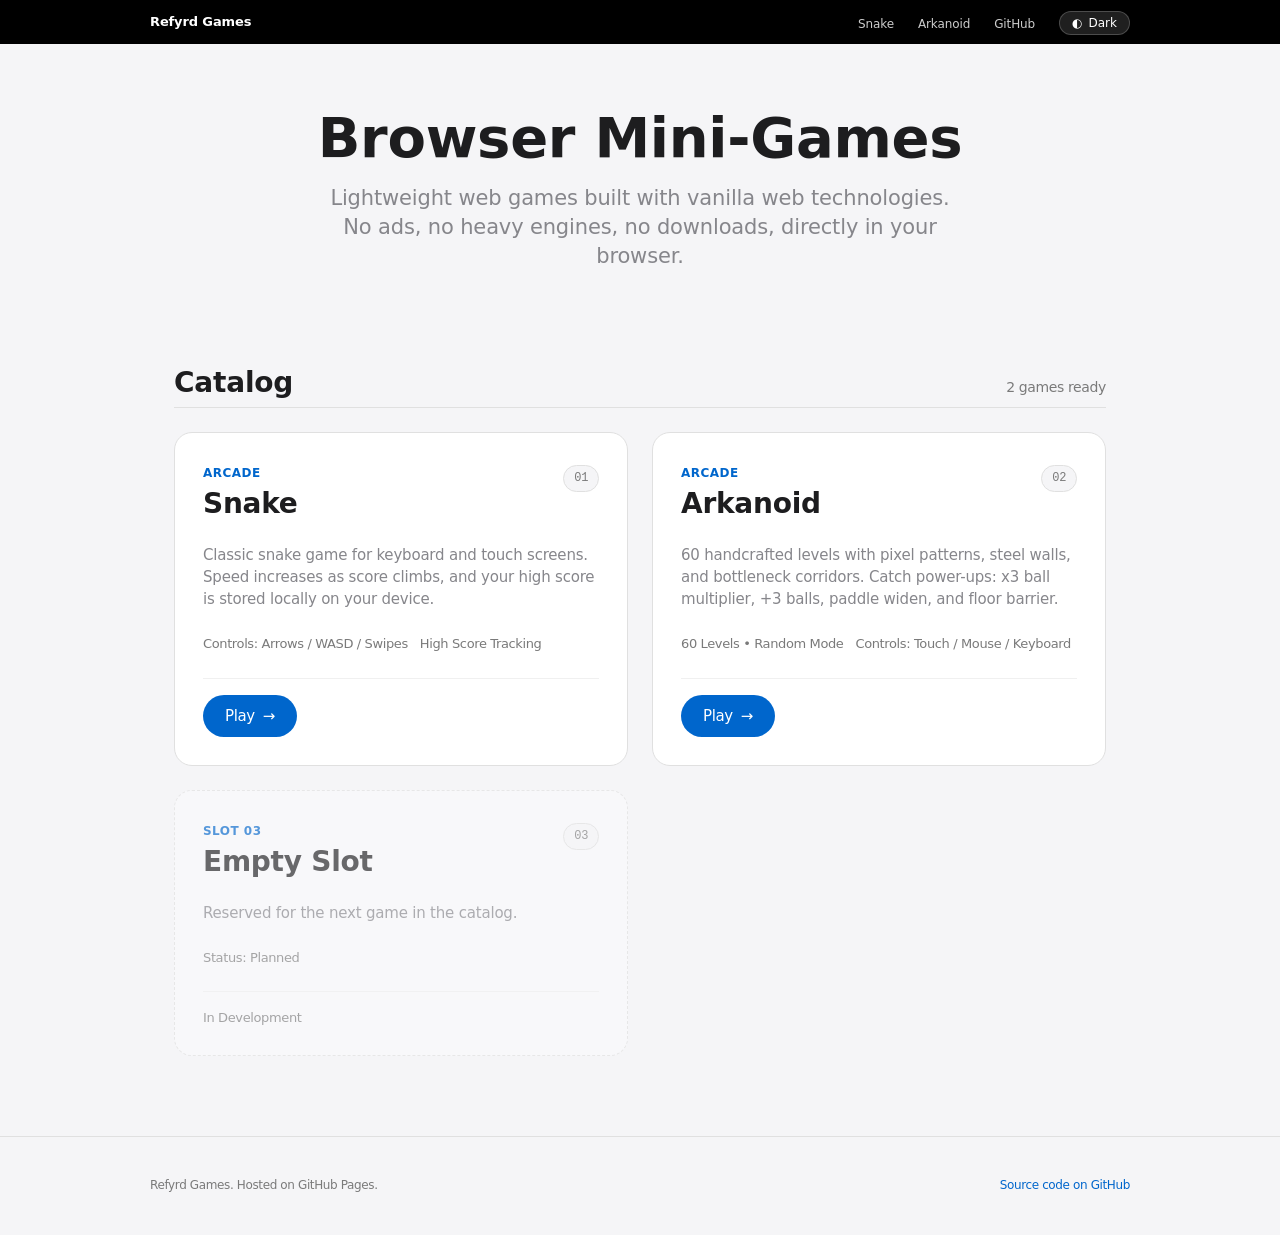
<file: index.html>
<!DOCTYPE html>
<html lang="en">
<head>
  <meta charset="UTF-8">
  <meta name="viewport" content="width=device-width, initial-scale=1.0">
  <title>Refyrd Games // Mini-Games Hub</title>
  <meta name="description" content="A collection of lightweight browser mini-games hosted on GitHub Pages.">
  <link rel="stylesheet" href="css/main.css">
  <script src="js/theme.js"></script>
</head>
<body>
  <!-- Apple Global Nav Bar (44px) -->
  <nav class="global-nav" aria-label="Global Navigation">
    <div class="global-nav-inner">
      <a href="./" class="global-nav-brand">
        <span>Refyrd Games</span>
      </a>
      <ul class="global-nav-links">
        <li><a href="snake/" class="global-nav-link">Snake</a></li>
        <li><a href="arkanoid/" class="global-nav-link">Arkanoid</a></li>
        <li><a href="https://github.com/Refyrd/Refyrd.github.io" target="_blank" rel="noopener noreferrer" class="global-nav-link">GitHub</a></li>
        <li>
          <button id="theme-toggle" class="nav-theme-btn" type="button" aria-label="Toggle dark mode">
            <span id="theme-icon" aria-hidden="true">◐</span>
            <span id="theme-text">Dark</span>
          </button>
        </li>
      </ul>
    </div>
  </nav>

  <div class="site-container">
    <!-- Header -->
    <header class="site-header">
      <h1 class="site-title">Browser Mini-Games</h1>
      <p class="site-subtitle">
        Lightweight web games built with vanilla web technologies. No ads, no heavy engines, no downloads, directly in your browser.
      </p>
    </header>

    <!-- Games Grid Section -->
    <main class="games-section" aria-label="Available games list">
      <div class="section-title-row">
        <h2 class="section-title">Catalog</h2>
        <span class="section-count">2 games ready</span>
      </div>

      <div class="games-grid">
        <!-- Game Card: Snake -->
        <article class="game-card">
          <div class="card-header">
            <div class="card-title-group">
              <span class="card-genre">Arcade</span>
              <h3 class="card-title">Snake</h3>
            </div>
            <span class="card-slot-badge">01</span>
          </div>

          <p class="card-desc">
            Classic snake game for keyboard and touch screens. Speed increases as score climbs, and your high score is stored locally on your device.
          </p>

          <div class="card-meta-list">
            <span class="card-meta-item">Controls: Arrows / WASD / Swipes</span>
            <span class="card-meta-item">High Score Tracking</span>
          </div>

          <div class="card-footer">
            <a href="snake/" class="btn-play">
              <span>Play</span>
              <span aria-hidden="true">→</span>
            </a>
          </div>
        </article>

        <!-- Game Card: Arkanoid -->
        <article class="game-card">
          <div class="card-header">
            <div class="card-title-group">
              <span class="card-genre">Arcade</span>
              <h3 class="card-title">Arkanoid</h3>
            </div>
            <span class="card-slot-badge">02</span>
          </div>

          <p class="card-desc">
            60 handcrafted levels with pixel patterns, steel walls, and bottleneck corridors. Catch power-ups: x3 ball multiplier, +3 balls, paddle widen, and floor barrier.
          </p>

          <div class="card-meta-list">
            <span class="card-meta-item">60 Levels • Random Mode</span>
            <span class="card-meta-item">Controls: Touch / Mouse / Keyboard</span>
          </div>

          <div class="card-footer">
            <a href="arkanoid/" class="btn-play">
              <span>Play</span>
              <span aria-hidden="true">→</span>
            </a>
          </div>
        </article>

        <!-- Placeholder Card: Slot 03 -->
        <article class="game-card card-disabled">
          <div class="card-header">
            <div class="card-title-group">
              <span class="card-genre">Slot 03</span>
              <h3 class="card-title">Empty Slot</h3>
            </div>
            <span class="card-slot-badge">03</span>
          </div>

          <p class="card-desc">
            Reserved for the next game in the catalog.
          </p>

          <div class="card-meta-list">
            <span class="card-meta-item">Status: Planned</span>
          </div>

          <div class="card-footer">
            <span class="badge-pending">In Development</span>
          </div>
        </article>
      </div>
    </main>
  </div>

  <!-- Footer -->
  <footer class="site-footer">
    <div class="site-footer-inner">
      <p class="footer-copy">Refyrd Games. Hosted on GitHub Pages.</p>
      <div class="footer-links">
        <a href="https://github.com/Refyrd/Refyrd.github.io" target="_blank" rel="noopener noreferrer" class="footer-link">
          Source code on GitHub
        </a>
      </div>
    </div>
  </footer>
</body>
</html>
</file>
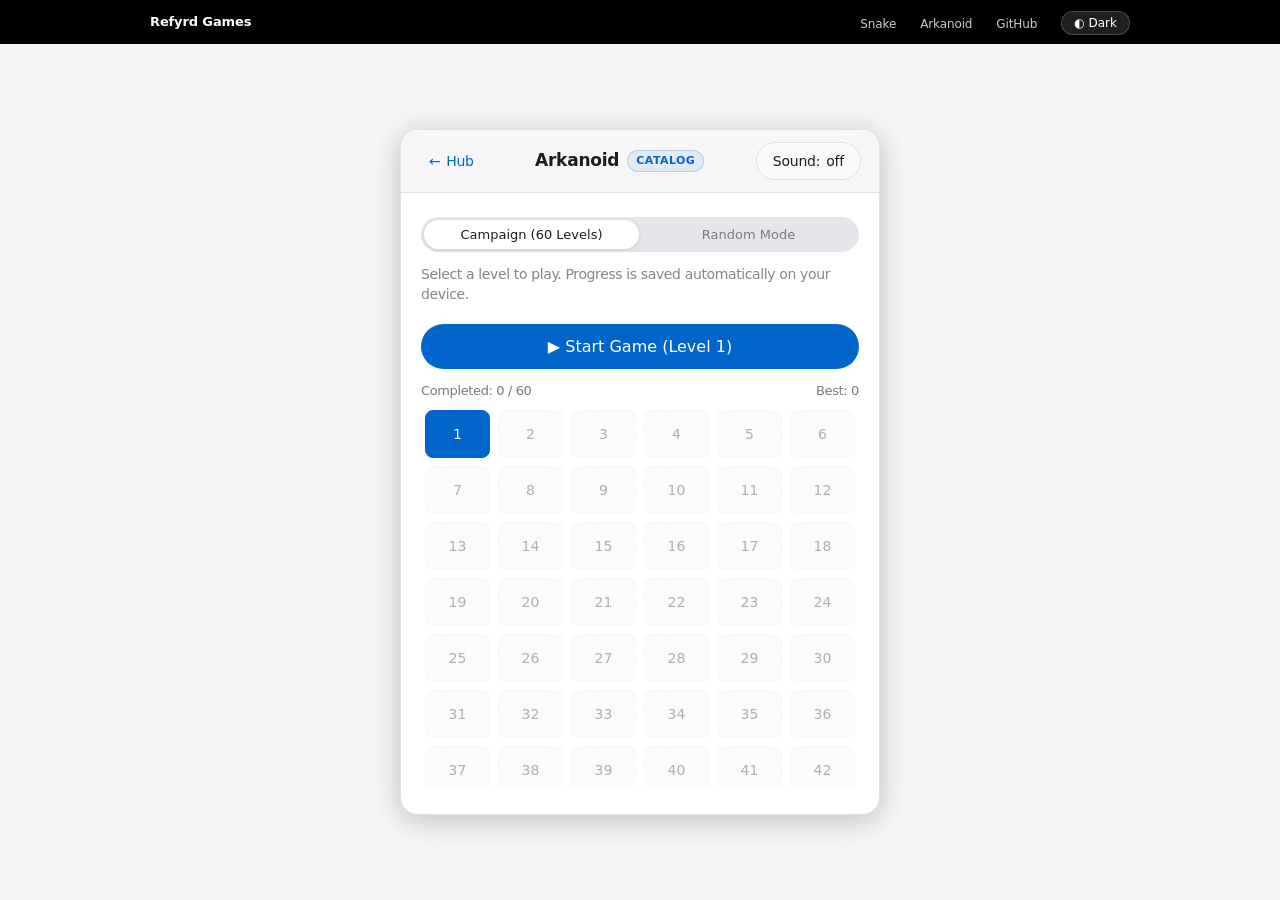
<file: arkanoid/index.html>
<!DOCTYPE html>
<html lang="en">
<head>
  <meta charset="UTF-8">
  <meta name="viewport" content="width=device-width, initial-scale=1.0, maximum-scale=5.0">
  <title>Arkanoid // Refyrd Games</title>
  <meta name="description" content="Arkanoid with 60 levels, random procedural mode, power-ups, and saved progress.">
  <link rel="stylesheet" href="../css/main.css">
  <link rel="stylesheet" href="arkanoid.css">
  <script src="../js/theme.js"></script>
</head>
<body class="game-page-body">
  <!-- Apple Global Nav Bar (44px) -->
  <nav class="global-nav" aria-label="Global Navigation">
    <div class="global-nav-inner">
      <a href="../" class="global-nav-brand">
        <span>Refyrd Games</span>
      </a>
      <ul class="global-nav-links">
        <li><a href="../snake/" class="global-nav-link">Snake</a></li>
        <li><a href="../arkanoid/" class="global-nav-link">Arkanoid</a></li>
        <li><a href="https://github.com/Refyrd/Refyrd.github.io" target="_blank" rel="noopener noreferrer" class="global-nav-link">GitHub</a></li>
        <li><button class="nav-theme-btn" id="nav-theme-toggle" type="button" aria-label="Toggle theme">◐ Dark</button></li>
      </ul>
    </div>
  </nav>

  <div class="game-page-main">
    <div class="game-layout">
    <!-- Top Navigation Bar -->
    <header class="game-nav-header">
      <div class="nav-left-group">
        <a href="../" class="nav-back-link" id="link-to-hub">
          <span aria-hidden="true">←</span>
          <span>Hub</span>
        </a>
        <button id="btn-to-levels" class="nav-back-link hidden" type="button">
          <span aria-hidden="true">☰</span>
          <span>Levels</span>
        </button>
      </div>

      <div class="game-nav-meta">
        <h1 class="game-nav-title" id="page-title">Arkanoid</h1>
        <span class="game-nav-badge" id="level-indicator">Catalog</span>
        <span id="debug-badge" class="debug-indicator hidden">CHEAT ACTIVE</span>
      </div>

      <div class="game-nav-actions">
        <button id="sound-toggle" class="btn-ctrl" type="button" aria-label="Sound" aria-pressed="false">
          Sound: <span id="sound-status">off</span>
        </button>
      </div>
    </header>

    <!-- VIEW 1: Level Select Menu Screen -->
    <section id="level-select-view" class="level-select-container" aria-label="Arkanoid level select">
      <div class="level-select-header">
        <div class="mode-tabs">
          <button id="tab-campaign" class="tab-btn active" type="button">Campaign (60 Levels)</button>
          <button id="tab-random" class="tab-btn" type="button">Random Mode</button>
        </div>
        <p class="level-select-subtitle" id="mode-desc">
          Select a level to play. Progress is saved automatically on your device.
        </p>
      </div>

      <!-- Campaign Mode: 60 Levels Grid -->
      <div id="campaign-panel" class="campaign-panel">
        <div class="campaign-quick-launch">
          <button id="btn-play-campaign" class="btn-play btn-play-large" type="button">
            <span id="play-campaign-text">▶ Start Game (Level 1)</span>
          </button>
        </div>

        <div class="progress-stats-row">
          <span id="progress-text">Completed: 0 / 60</span>
          <span id="stars-text">Best: 0</span>
        </div>
        <div class="levels-grid" id="levels-grid" role="list">
          <!-- Populated by JavaScript (Levels 1 to 60) -->
        </div>
      </div>

      <!-- Random Mode Panel -->
      <div id="random-panel" class="random-panel hidden">
        <div class="random-card">
          <span class="random-badge">ENDLESS MODE</span>
          <h2 class="random-title">Random Level</h2>
          <p class="random-desc">
            Every new game builds a structured symmetric level with balanced difficulty based on one of 20 geometric silhouettes and 10 color palettes.
          </p>
          <button id="btn-start-random" class="btn-play" type="button">
            <span>Launch Random Level</span>
            <span aria-hidden="true">→</span>
          </button>
        </div>
      </div>
    </section>

    <!-- VIEW 2: Active Gameplay Screen -->
    <main id="game-view" class="game-board-wrapper hidden">
      <!-- Score & Status Panel -->
      <div class="game-status-panel">
        <div class="score-box">
          <span class="score-label">Score</span>
          <div class="score-row">
            <span class="score-digit" id="score-display">000</span>
            <span id="multiplier-badge" class="multiplier-badge hidden">x3</span>
          </div>
        </div>

        <div class="score-box">
          <span class="score-label">Lives</span>
          <div class="lives-indicator" id="lives-display" aria-label="Remaining lives">
            <span class="life-pip active"></span>
            <span class="life-pip active"></span>
            <span class="life-pip active"></span>
          </div>
        </div>

        <div class="score-box">
          <span class="score-label">Best</span>
          <span class="score-digit highlight" id="best-display">000</span>
        </div>

        <div class="game-quick-actions">
          <button id="btn-pause" class="btn-ctrl" type="button" title="Pause (click 10 times for debug menu)">Pause</button>
          <button id="btn-restart" class="btn-ctrl btn-accent" type="button">Restart</button>
        </div>
      </div>

      <!-- Playfield Screen -->
      <div class="canvas-screen-box">
        <canvas id="game-canvas" width="400" height="460" aria-label="Arkanoid game playfield" tabindex="0"></canvas>

        <!-- Overlay Dialog (Ready / Pause / Game Over / Victory) -->
        <div id="game-overlay" class="game-overlay hidden" aria-live="polite">
          <div class="overlay-dialog">
            <h2 class="overlay-heading" id="overlay-heading">Arkanoid</h2>
            <p class="overlay-desc" id="overlay-desc">Drag with touch or mouse across the screen to bounce the ball.</p>
            <div class="overlay-buttons-group">
              <button id="overlay-btn" class="btn-ctrl btn-primary-action" type="button">Launch Ball</button>
              <button id="overlay-next-level-btn" class="btn-ctrl btn-accent hidden" type="button">Next Level</button>
              <button id="overlay-levels-btn" class="btn-ctrl hidden" type="button">Level Select</button>
            </div>
          </div>
        </div>
      </div>

      <!-- Active Powerups Bar -->
      <div class="active-powerups-bar" id="active-powerups-bar">
        <span id="badge-barrier" class="buff-chip hidden">BARRIER: <b id="timer-barrier">12s</b></span>
        <span id="badge-widen" class="buff-chip hidden">WIDE PADDLE: <b id="timer-widen">18s</b></span>
        <span id="badge-mult" class="buff-chip hidden">x3 SCORE: <b id="timer-mult">15s</b></span>
      </div>

      <!-- Controls Guide -->
      <footer class="game-controls-footer">
        <div class="controls-hint-row">
          <span class="controls-hint-item">Drag with finger or mouse to steer paddle</span>
          <span class="controls-hint-item"><kbd>A</kbd><kbd>D</kbd> / <kbd>Arrows</kbd></span>
          <span class="controls-hint-item"><kbd>Space</kbd> launch / pause</span>
        </div>
      </footer>
    </main>

    <!-- Draggable Debug Window (10 clicks on Pause button) -->
    <div id="debug-modal" class="debug-window hidden" aria-live="polite">
      <div class="debug-window-header" id="debug-drag-handle">
        <div class="debug-window-title">
          <span class="debug-drag-icon" aria-hidden="true">⠿</span>
          <span>Debug Menu</span>
        </div>
        <button id="dbg-close" class="debug-close-btn" type="button" aria-label="Close">✕</button>
      </div>
      <div class="debug-window-body">
        <p class="overlay-desc debug-warning">
          Actions in debug mode disable high score recording.
        </p>
        <div class="debug-actions-grid">
          <button id="dbg-unlock-all" class="btn-ctrl" type="button">Unlock all 60 levels</button>
          <button id="dbg-drop-multiball" class="btn-ctrl" type="button">Spawn +3 Balls</button>
          <button id="dbg-drop-barrier" class="btn-ctrl" type="button">Spawn Floor Barrier</button>
          <button id="dbg-drop-widen" class="btn-ctrl" type="button">Spawn Paddle Expander</button>
          <button id="dbg-drop-x3" class="btn-ctrl" type="button">Triple Balls (x3)</button>
          <button id="dbg-clear-bricks" class="btn-ctrl" type="button">Leave 2 Bricks</button>
          <button id="dbg-win" class="btn-ctrl btn-accent" type="button">Trigger Victory</button>
        </div>
      </div>
    </div>
    </div>
  </div>

  <script src="arkanoid.js"></script>
</body>
</html>
</file>
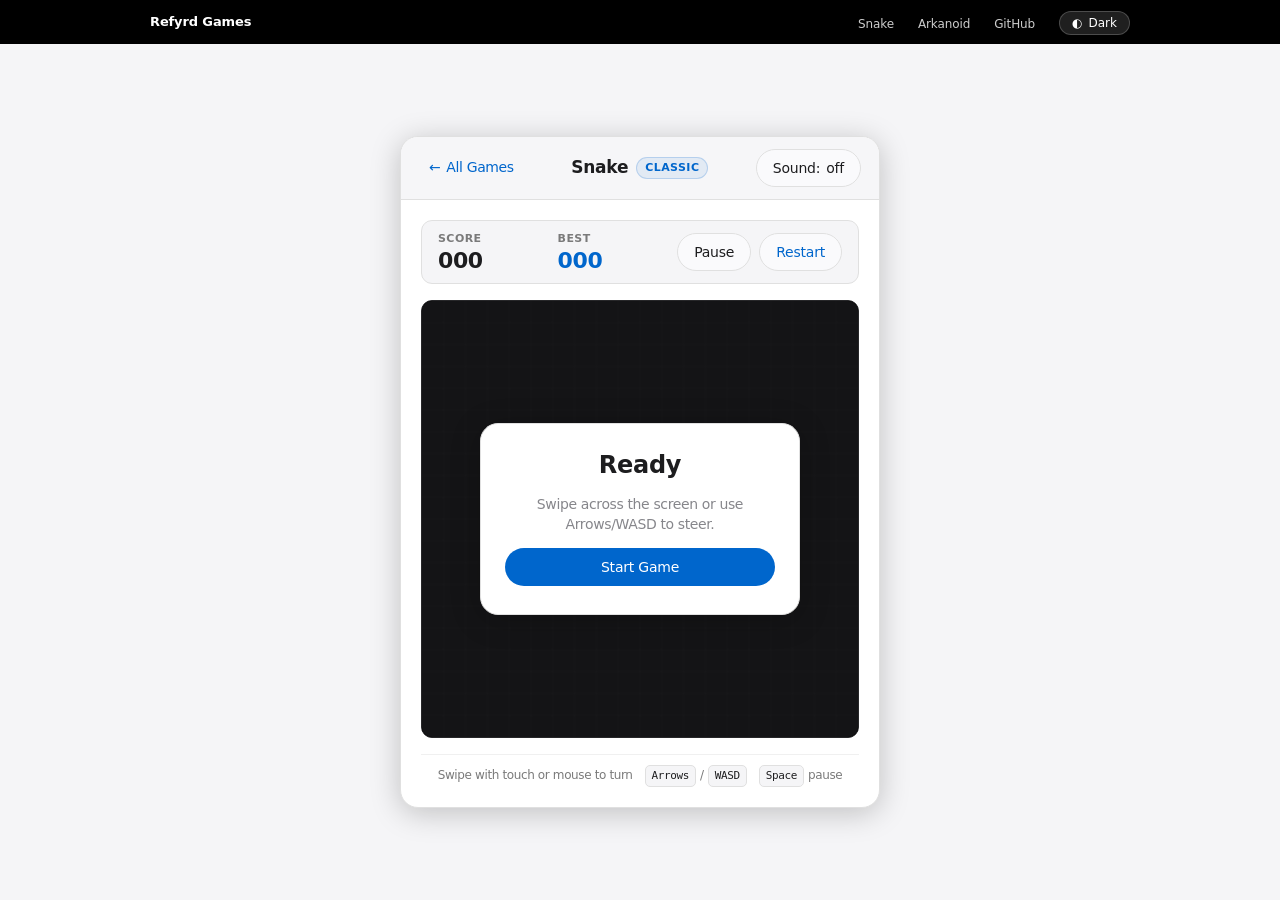
<file: snake/index.html>
<!DOCTYPE html>
<html lang="en">
<head>
  <meta charset="UTF-8">
  <meta name="viewport" content="width=device-width, initial-scale=1.0, maximum-scale=5.0">
  <title>Snake // Refyrd Games</title>
  <meta name="description" content="Classic snake game with responsive swipe and keyboard controls.">
  <link rel="stylesheet" href="../css/main.css">
  <link rel="stylesheet" href="snake.css">
  <script src="../js/theme.js"></script>
</head>
<body class="game-page-body">
  <!-- Apple Global Nav Bar (44px) -->
  <nav class="global-nav" aria-label="Global Navigation">
    <div class="global-nav-inner">
      <a href="../" class="global-nav-brand">
        <span>Refyrd Games</span>
      </a>
      <ul class="global-nav-links">
        <li><a href="../snake/" class="global-nav-link">Snake</a></li>
        <li><a href="../arkanoid/" class="global-nav-link">Arkanoid</a></li>
        <li><a href="https://github.com/Refyrd/Refyrd.github.io" target="_blank" rel="noopener noreferrer" class="global-nav-link">GitHub</a></li>
        <li>
          <button class="nav-theme-btn" type="button" aria-label="Toggle dark mode">
            <span id="theme-icon" aria-hidden="true">◐</span>
            <span id="theme-text">Dark</span>
          </button>
        </li>
      </ul>
    </div>
  </nav>

  <div class="game-page-main">
    <div class="game-layout">
    <!-- Top Navigation Bar -->
    <header class="game-nav-header">
      <a href="../" class="nav-back-link">
        <span aria-hidden="true">←</span>
        <span>All Games</span>
      </a>

      <div class="game-nav-meta">
        <h1 class="game-nav-title">Snake</h1>
        <span class="game-nav-badge">Classic</span>
        <span id="debug-badge" class="debug-indicator hidden">CHEAT ACTIVE</span>
      </div>

      <div class="game-nav-actions">
        <button id="sound-toggle" class="btn-ctrl" type="button" aria-label="Sound" aria-pressed="false">
          Sound: <span id="sound-status">off</span>
        </button>
      </div>
    </header>

    <!-- Main Game Board Container -->
    <main class="game-board-wrapper">
      <!-- Score & Status Bar -->
      <div class="game-status-panel">
        <div class="score-box">
          <span class="score-label">Score</span>
          <span class="score-digit" id="score-display">000</span>
        </div>

        <div class="score-box">
          <span class="score-label">Best</span>
          <span class="score-digit highlight" id="best-display">000</span>
        </div>

        <div class="game-quick-actions">
          <button id="btn-pause" class="btn-ctrl" type="button" title="Pause (click 10 times for debug menu)">Pause</button>
          <button id="btn-restart" class="btn-ctrl btn-accent" type="button">Restart</button>
        </div>
      </div>

      <!-- Playfield Screen -->
      <div class="canvas-screen-box">
        <canvas id="game-canvas" width="400" height="400" aria-label="Snake game playfield" tabindex="0"></canvas>

        <!-- Overlay Dialog (Pause / Game Over / Victory) -->
        <div id="game-overlay" class="game-overlay hidden" aria-live="polite">
          <div class="overlay-dialog">
            <h2 class="overlay-heading" id="overlay-heading">Paused</h2>
            <p class="overlay-desc" id="overlay-desc">Press Space or the button below to resume the game.</p>
            <button id="overlay-btn" class="btn-ctrl btn-primary-action" type="button">Resume</button>
          </div>
        </div>
      </div>

      <!-- Draggable Debug Window (10 clicks on Pause button) -->
      <div id="debug-modal" class="debug-window hidden" aria-live="polite">
        <div class="debug-window-header" id="debug-drag-handle">
          <div class="debug-window-title">
            <span class="debug-drag-icon" aria-hidden="true">⠿</span>
            <span>Debug Menu</span>
          </div>
          <button id="dbg-close" class="debug-close-btn" type="button" aria-label="Close">✕</button>
        </div>
        <div class="debug-window-body">
          <p class="overlay-desc debug-warning">
            Actions in debug mode disable high score recording.
          </p>
          <div class="debug-actions-grid">
            <button id="dbg-add-length" class="btn-ctrl" type="button">+5 Snake Length</button>
            <button id="dbg-sound-eat" class="btn-ctrl" type="button">Test Sound (Eat)</button>
            <button id="dbg-sound-hit" class="btn-ctrl" type="button">Test Sound (Hit)</button>
            <button id="dbg-win" class="btn-ctrl btn-accent" type="button">Trigger Victory</button>
            <button id="dbg-gameover" class="btn-ctrl" type="button">Trigger Game Over</button>
          </div>
        </div>
      </div>

      <!-- Controls Guide -->
      <footer class="game-controls-footer">
        <div class="controls-hint-row">
          <span class="controls-hint-item">Swipe with touch or mouse to turn</span>
          <span class="controls-hint-item"><kbd>Arrows</kbd> / <kbd>WASD</kbd></span>
          <span class="controls-hint-item"><kbd>Space</kbd> pause</span>
        </div>
      </footer>
    </main>
    </div>
  </div>

  <script src="snake.js"></script>
</body>
</html>
</file>
<file: css/main.css>
/* ==========================================================================
   Apple Design System // Refyrd Games Hub
   Reference: .AI/DESIGN.md (Apple-design-analysis)
   ========================================================================== */

:root {
  /* Colors: Brand & Accent */
  --color-primary: #0066cc;          /* Action Blue: single interactive color */
  --color-primary-focus: #0071e3;    /* Focus ring blue */
  --color-primary-on-dark: #2997ff;  /* Sky link blue for dark tiles */

  /* Colors: Surfaces & Canvases */
  --color-canvas: #ffffff;           /* Pure white canvas */
  --color-canvas-parchment: #f5f5f7; /* Signature Apple off-white parchment */
  --color-surface-pearl: #fafafc;    /* Pearl surface for secondary buttons */
  --color-surface-hover: #f0f0f2;    /* Button hover surface */
  --color-surface-tile-1: #272729;   /* Near-black product tile */
  --color-surface-tile-2: #2a2a2c;   /* Slightly lighter dark tile */
  --color-surface-tile-3: #252527;   /* Bottom stack dark tile */
  --color-surface-black: #000000;    /* Pure black (global nav, video frames) */
  --color-surface-chip-translucent: rgba(210, 210, 215, 0.64);
  --color-card-disabled-bg: #fafafc;
  --color-frosted-nav: rgba(245, 245, 247, 0.88);
  --color-badge-bg: rgba(0, 102, 204, 0.08);
  --color-badge-border: rgba(0, 102, 204, 0.2);
  --color-nav-hover: rgba(0, 102, 204, 0.08);
  --color-tab-bg: #e5e5ea;
  --color-tab-active-bg: #ffffff;
  --color-tab-active-shadow: 0 1px 4px rgba(0, 0, 0, 0.12);
  --color-pip-inactive: #e5e5ea;
  --color-pip-border: #d1d1d6;
  --color-pip-active: #ff3b30;
  --color-pip-glow: rgba(255, 59, 48, 0.35);

  /* Colors: Typography & Ink */
  --color-ink: #1d1d1f;              /* Near-black ink for headlines & body */
  --color-body: #1d1d1f;             /* Paragraph text on light canvas */
  --color-body-on-dark: #ffffff;     /* Body on dark tiles */
  --color-body-muted: #86868b;       /* Secondary body / muted text */
  --color-ink-muted-80: #333333;     /* Muted body on pearl */
  --color-ink-muted-48: #7a7a7a;     /* Fine-print / disabled / legal */

  /* Colors: Hairlines & Dividers */
  --color-divider-soft: #f0f0f0;     /* Soft ring divider */
  --color-hairline: #e0e0e0;         /* 1px hairline border on utility cards */
  --color-hairline-hover: #d2d2d7;   /* Clean light hover border */
  --color-hairline-subtle: rgba(0, 0, 0, 0.08);

  /* Shapes & Radii */
  --radius-none: 0px;
  --radius-xs: 5px;
  --radius-sm: 8px;
  --radius-md: 11px;
  --radius-lg: 18px;                 /* Store utility cards (18px) */
  --radius-pill: 9999px;             /* Signature Apple pill CTAs */
  --radius-full: 9999px;

  /* Spacing Scale (8px baseline) */
  --spacing-xxs: 4px;
  --spacing-xs: 8px;
  --spacing-sm: 12px;
  --spacing-md: 17px;
  --spacing-lg: 24px;
  --spacing-xl: 32px;
  --spacing-xxl: 48px;
  --spacing-section: 80px;

  /* Typography Stacks */
  --font-display: "SF Pro Display", system-ui, -apple-system, BlinkMacSystemFont, "Segoe UI", Roboto, sans-serif;
  --font-text: "SF Pro Text", system-ui, -apple-system, BlinkMacSystemFont, "Segoe UI", Roboto, sans-serif;
  --font-mono: "SF Mono", "Segoe UI Mono", Menlo, Consolas, monospace;

  /* Elevation: The Single Signature Product Shadow */
  --shadow-product: 0 5px 30px rgba(0, 0, 0, 0.22);
  --shadow-card-hover: 0 8px 24px rgba(0, 0, 0, 0.08);

  /* Micro-interactions */
  --transition-fast: 0.15s cubic-bezier(0.25, 0.1, 0.25, 1);
}

/* Apple Dark Theme Specification */
[data-theme="dark"] {
  --color-primary: #2997ff;          /* Sky Link Blue on dark surfaces */
  --color-primary-focus: #0071e3;
  --color-primary-on-dark: #2997ff;

  --color-canvas: #1c1c1e;           /* Apple Dark Card / Surface */
  --color-canvas-parchment: #000000; /* Pure black backdrop */
  --color-surface-pearl: #2c2c2e;    /* Dark pearl button */
  --color-surface-hover: #3a3a3c;    /* Clean dark hover state */
  --color-surface-tile-1: #272729;   /* Near-black product tile */
  --color-surface-tile-2: #2a2a2c;
  --color-surface-tile-3: #252527;
  --color-surface-black: #000000;
  --color-surface-chip-translucent: rgba(255, 255, 255, 0.16);
  --color-card-disabled-bg: #151516; /* Clean dark disabled card background */
  --color-frosted-nav: rgba(28, 28, 30, 0.88); /* Frosted dark subnav header */
  --color-badge-bg: rgba(41, 151, 255, 0.15);
  --color-badge-border: rgba(41, 151, 255, 0.3);
  --color-nav-hover: rgba(41, 151, 255, 0.15);
  --color-tab-bg: #2c2c2e;
  --color-tab-active-bg: #3a3a3c;
  --color-tab-active-shadow: 0 1px 4px rgba(0, 0, 0, 0.4);
  --color-pip-inactive: #2c2c2e;
  --color-pip-border: #3a3a3c;
  --color-pip-active: #ff453a;
  --color-pip-glow: rgba(255, 69, 58, 0.5);

  --color-ink: #ffffff;
  --color-body: #f5f5f7;
  --color-body-on-dark: #ffffff;
  --color-body-muted: #a1a1a6;
  --color-ink-muted-80: #d2d2d7;
  --color-ink-muted-48: #86868b;

  --color-divider-soft: #2c2c2e;
  --color-hairline: #38383a;
  --color-hairline-hover: #545458;   /* Clean dark hover border */
  --color-hairline-subtle: rgba(255, 255, 255, 0.12);

  --shadow-product: 0 8px 32px rgba(0, 0, 0, 0.7);
  --shadow-card-hover: 0 10px 28px rgba(0, 0, 0, 0.5);
}

/* Global utility */
.hidden {
  display: none !important;
}

*, *::before, *::after {
  box-sizing: border-box;
  margin: 0;
  padding: 0;
}

html {
  background-color: var(--color-canvas-parchment);
  color: var(--color-body);
  font-family: var(--font-text);
  font-size: 17px;
  line-height: 1.47;
  letter-spacing: -0.374px;
  -webkit-font-smoothing: antialiased;
  -moz-osx-font-smoothing: grayscale;
}

body {
  background-color: var(--color-canvas-parchment);
  color: var(--color-body);
  min-height: 100vh;
  display: flex;
  flex-direction: column;
}

/* ==========================================================================
   Global Nav Bar (44px, Pure Black)
   ========================================================================== */
.global-nav {
  height: 44px;
  background-color: var(--color-surface-black);
  color: var(--color-body-on-dark);
  display: flex;
  align-items: center;
  justify-content: center;
  padding: 0 24px;
  width: 100%;
  position: sticky;
  top: 0;
  z-index: 100;
}

.global-nav-inner {
  max-width: 980px;
  width: 100%;
  display: flex;
  align-items: center;
  justify-content: space-between;
}

.global-nav-brand {
  display: inline-flex;
  align-items: center;
  gap: 8px;
  color: var(--color-body-on-dark);
  text-decoration: none;
  font-size: 13px;
  font-weight: 600;
  letter-spacing: -0.12px;
  transition: opacity var(--transition-fast);
}

.global-nav-brand:hover {
  opacity: 0.85;
}

.global-nav-brand:focus-visible {
  outline: 2px solid var(--color-primary-focus);
  outline-offset: 2px;
}

.global-nav-links {
  display: flex;
  align-items: center;
  gap: 24px;
  list-style: none;
}

.global-nav-link {
  color: rgba(255, 255, 255, 0.8);
  text-decoration: none;
  font-size: 12px;
  font-weight: 400;
  letter-spacing: -0.12px;
  transition: color var(--transition-fast);
}

.global-nav-link:hover {
  color: #ffffff;
}

.global-nav-link:focus-visible {
  outline: 2px solid var(--color-primary-focus);
  outline-offset: 2px;
}

.nav-theme-btn {
  background-color: rgba(255, 255, 255, 0.12);
  color: var(--color-body-on-dark);
  border: 1px solid rgba(255, 255, 255, 0.2);
  border-radius: var(--radius-pill);
  padding: 4px 12px;
  font-family: var(--font-text);
  font-size: 12px;
  font-weight: 500;
  display: inline-flex;
  align-items: center;
  gap: 6px;
  cursor: pointer;
  transition: background-color var(--transition-fast), transform 0.08s ease;
  user-select: none;
}

.nav-theme-btn:hover {
  background-color: rgba(255, 255, 255, 0.22);
}

.nav-theme-btn:active {
  transform: scale(0.95);
}

.nav-theme-btn:focus-visible {
  outline: 2px solid var(--color-primary-focus);
  outline-offset: 2px;
}

/* ==========================================================================
   Page Container & Main Hub
   ========================================================================== */
.site-container {
  max-width: 980px;
  margin: 0 auto;
  padding: 64px 24px 80px 24px;
  display: flex;
  flex-direction: column;
  gap: 64px;
  width: 100%;
}

/* Hero Section */
.site-header {
  display: flex;
  flex-direction: column;
  align-items: center;
  text-align: center;
  gap: 16px;
  padding-bottom: 32px;
}

.site-title {
  font-family: var(--font-display);
  font-size: 56px;
  font-weight: 600;
  line-height: 1.07;
  letter-spacing: -0.28px;
  color: var(--color-ink);
  max-width: 800px;
}

.site-subtitle {
  font-family: var(--font-text);
  font-size: 21px;
  font-weight: 400;
  line-height: 1.38;
  letter-spacing: -0.15px;
  color: var(--color-body-muted);
  max-width: 640px;
}

/* ==========================================================================
   Games Grid Section
   ========================================================================== */
.games-section {
  display: flex;
  flex-direction: column;
  gap: 24px;
}

.section-title-row {
  display: flex;
  justify-content: space-between;
  align-items: baseline;
  padding-bottom: 8px;
  border-bottom: 1px solid var(--color-hairline);
}

.section-title {
  font-family: var(--font-display);
  font-size: 28px;
  font-weight: 600;
  line-height: 1.14;
  letter-spacing: -0.2px;
  color: var(--color-ink);
}

.section-count {
  font-size: 14px;
  color: var(--color-ink-muted-48);
}

/* 2-Column Store Utility Cards Grid */
.games-grid {
  display: grid;
  grid-template-columns: repeat(auto-fit, minmax(340px, 1fr));
  gap: 24px;
}

/* Store Utility Card (Apple Specification) */
.game-card {
  background-color: var(--color-canvas);
  border: 1px solid var(--color-hairline);
  border-radius: var(--radius-lg);
  padding: 32px 28px 28px 28px;
  display: flex;
  flex-direction: column;
  justify-content: space-between;
  gap: 24px;
  transition: border-color var(--transition-fast), box-shadow var(--transition-fast);
}

.game-card:hover:not(.card-disabled) {
  border-color: var(--color-hairline-hover);
  box-shadow: var(--shadow-card-hover);
}

.card-disabled {
  background-color: var(--color-card-disabled-bg);
  opacity: 0.65;
  border-style: dashed;
}

.card-header {
  display: flex;
  justify-content: space-between;
  align-items: flex-start;
  gap: 12px;
}

.card-title-group {
  display: flex;
  flex-direction: column;
  gap: 6px;
}

.card-genre {
  font-size: 12px;
  font-weight: 600;
  color: var(--color-primary);
  text-transform: uppercase;
  letter-spacing: 0.04em;
}

.card-title {
  font-family: var(--font-display);
  font-size: 28px;
  font-weight: 600;
  line-height: 1.14;
  letter-spacing: -0.25px;
  color: var(--color-ink);
}

.card-slot-badge {
  font-family: var(--font-mono);
  font-size: 12px;
  font-weight: 500;
  color: var(--color-ink-muted-48);
  background-color: var(--color-canvas-parchment);
  border: 1px solid var(--color-hairline);
  padding: 4px 10px;
  border-radius: var(--radius-pill);
}

.card-desc {
  font-family: var(--font-text);
  font-size: 15px;
  font-weight: 400;
  color: var(--color-body-muted);
  line-height: 1.47;
  letter-spacing: -0.2px;
}

.card-meta-list {
  display: flex;
  flex-wrap: wrap;
  gap: 12px;
  font-size: 13px;
  color: var(--color-ink-muted-48);
}

.card-meta-item {
  display: inline-flex;
  align-items: center;
  gap: 6px;
}

.card-footer {
  display: flex;
  justify-content: space-between;
  align-items: center;
  padding-top: 16px;
  border-top: 1px solid var(--color-divider-soft);
}

/* ==========================================================================
   Buttons (Apple Button Grammar)
   ========================================================================== */

/* Primary Action Pill */
.btn-play {
  display: inline-flex;
  align-items: center;
  justify-content: center;
  gap: 8px;
  background-color: var(--color-primary);
  color: #ffffff;
  font-family: var(--font-text);
  font-size: 15px;
  font-weight: 400;
  text-decoration: none;
  padding: 10px 22px;
  border-radius: var(--radius-pill);
  min-height: 40px;
  min-width: 44px;
  border: none;
  cursor: pointer;
  transition: background-color var(--transition-fast), transform 0.08s ease;
  user-select: none;
}

.btn-play:hover {
  background-color: var(--color-primary-focus);
}

.btn-play:active {
  transform: scale(0.95); /* Apple system-wide active micro-interaction */
}

.btn-play:focus-visible {
  outline: 2px solid var(--color-primary-focus);
  outline-offset: 2px;
}

.badge-pending {
  font-size: 13px;
  color: var(--color-ink-muted-48);
  font-style: normal;
}

/* Shared Utility / Control Buttons */
.btn-ctrl {
  background-color: var(--color-surface-pearl);
  color: var(--color-ink);
  border: 1px solid var(--color-hairline);
  border-radius: var(--radius-pill);
  padding: 8px 16px;
  font-family: var(--font-text);
  font-size: 14px;
  font-weight: 400;
  letter-spacing: -0.224px;
  min-height: 38px;
  min-width: 44px;
  cursor: pointer;
  display: inline-flex;
  align-items: center;
  justify-content: center;
  gap: 6px;
  transition: background-color var(--transition-fast), border-color var(--transition-fast), transform 0.08s ease;
  user-select: none;
}

.btn-ctrl:hover:not(:disabled) {
  background-color: var(--color-surface-hover);
  border-color: var(--color-hairline-hover);
  color: var(--color-ink);
}

.btn-ctrl:active:not(:disabled) {
  transform: scale(0.95); /* Apple scale micro-interaction */
}

.btn-ctrl:focus-visible {
  outline: 2px solid var(--color-primary-focus);
  outline-offset: 2px;
}

.btn-ctrl.btn-accent {
  color: var(--color-primary);
  font-weight: 500;
}

.btn-ctrl.btn-primary-action {
  background-color: var(--color-primary);
  color: #ffffff;
  border-color: transparent;
  padding: 10px 24px;
  font-weight: 400;
}

.btn-ctrl.btn-primary-action:hover {
  background-color: var(--color-primary-focus);
}

/* Keyboard hint chip */
kbd {
  background-color: var(--color-canvas-parchment);
  border: 1px solid var(--color-hairline);
  border-radius: var(--radius-xs);
  padding: 2px 6px;
  font-family: var(--font-mono);
  font-size: 11px;
  color: var(--color-ink);
}

/* ==========================================================================
   Footer
   ========================================================================== */
.site-footer {
  margin-top: auto;
  background-color: var(--color-canvas-parchment);
  border-top: 1px solid var(--color-hairline);
  padding: 40px 24px;
  width: 100%;
}

.site-footer-inner {
  max-width: 980px;
  margin: 0 auto;
  display: flex;
  justify-content: space-between;
  align-items: center;
  flex-wrap: wrap;
  gap: 16px;
  font-size: 12px;
  color: var(--color-ink-muted-48);
}

.footer-copy {
  font-size: 12px;
  color: var(--color-ink-muted-48);
}

.footer-links {
  display: flex;
  gap: 20px;
}

.footer-link {
  color: var(--color-primary);
  text-decoration: none;
  font-size: 12px;
  transition: opacity var(--transition-fast);
}

.footer-link:hover {
  text-decoration: underline;
}

.footer-link:focus-visible {
  outline: 2px solid var(--color-primary-focus);
  outline-offset: 2px;
}

/* ==========================================================================
   Responsive Adaptations
   ========================================================================== */
@media (max-width: 735px) {
  .site-container {
    padding: 40px 20px 60px 20px;
    gap: 40px;
  }

  .site-title {
    font-size: 40px;
  }

  .site-subtitle {
    font-size: 18px;
  }

  .games-grid {
    grid-template-columns: 1fr;
  }
}

@media (max-width: 419px) {
  .site-title {
    font-size: 32px;
  }

  .site-subtitle {
    font-size: 16px;
  }
}
</file>
<file: arkanoid/arkanoid.css>
/* ==========================================================================
   Arkanoid Stylesheet // Apple Design System
   Reference: .AI/DESIGN.md (Apple-design-analysis)
   ========================================================================== */

.game-page-body {
  min-height: 100vh;
  display: flex;
  flex-direction: column;
  background-color: var(--color-canvas-parchment);
}

.game-page-main {
  flex: 1;
  display: flex;
  justify-content: center;
  align-items: center;
  padding: 32px 16px;
  width: 100%;
}

.game-layout {
  width: 100%;
  max-width: 480px;
  background-color: var(--color-canvas);
  border: 1px solid var(--color-hairline);
  border-radius: var(--radius-lg);
  box-shadow: var(--shadow-product);
  display: flex;
  flex-direction: column;
  overflow: hidden;
}

/* Apple Frosted Sub-Nav Header */
.game-nav-header {
  display: flex;
  align-items: center;
  justify-content: space-between;
  padding: 12px 18px;
  background-color: var(--color-frosted-nav);
  backdrop-filter: var(--backdrop-frosted);
  -webkit-backdrop-filter: var(--backdrop-frosted);
  border-bottom: 1px solid var(--color-hairline);
}

.nav-left-group {
  display: flex;
  align-items: center;
  gap: 8px;
}

.nav-back-link {
  display: inline-flex;
  align-items: center;
  gap: 6px;
  color: var(--color-primary);
  text-decoration: none;
  font-family: var(--font-text);
  font-size: 14px;
  font-weight: 400;
  padding: 6px 10px;
  border-radius: var(--radius-pill);
  background: none;
  border: none;
  cursor: pointer;
  transition: opacity var(--transition-fast), background-color var(--transition-fast);
}

.nav-back-link:hover {
  background-color: var(--color-nav-hover);
}

.nav-back-link:focus-visible {
  outline: 2px solid var(--color-primary-focus);
  outline-offset: 2px;
}

.nav-back-link.hidden {
  display: none;
}

.game-nav-meta {
  display: flex;
  align-items: center;
  gap: 8px;
}

.game-nav-title {
  font-family: var(--font-display);
  font-size: 17px;
  font-weight: 600;
  letter-spacing: -0.224px;
  color: var(--color-ink);
}

.game-nav-badge {
  font-size: 11px;
  font-weight: 600;
  text-transform: uppercase;
  letter-spacing: 0.04em;
  color: var(--color-primary);
  background-color: var(--color-badge-bg);
  border: 1px solid var(--color-badge-border);
  padding: 2px 8px;
  border-radius: var(--radius-pill);
}

.debug-indicator {
  font-size: 10px;
  font-weight: 600;
  color: #ff3b30;
  background-color: rgba(255, 59, 48, 0.1);
  border: 1px solid rgba(255, 59, 48, 0.25);
  padding: 2px 8px;
  border-radius: var(--radius-pill);
}

.debug-indicator.hidden {
  display: none;
}

/* =========================================
   LEVEL SELECT VIEW
   ========================================= */
.level-select-container {
  padding: 24px 20px 28px 20px;
  display: flex;
  flex-direction: column;
  gap: 20px;
}

.level-select-container.hidden {
  display: none;
}

.level-select-header {
  display: flex;
  flex-direction: column;
  gap: 12px;
}

/* Apple Segmented Control */
.mode-tabs {
  display: flex;
  background-color: var(--color-tab-bg);
  padding: 3px;
  border-radius: var(--radius-pill);
  gap: 2px;
}

.tab-btn {
  flex: 1;
  background: none;
  border: none;
  color: var(--color-ink-muted-48);
  font-family: var(--font-text);
  font-size: 13px;
  font-weight: 500;
  padding: 7px 12px;
  border-radius: var(--radius-pill);
  cursor: pointer;
  transition: background-color var(--transition-fast), color var(--transition-fast), box-shadow var(--transition-fast);
  user-select: none;
}

.tab-btn:hover {
  color: var(--color-ink);
}

.tab-btn.active {
  background-color: var(--color-tab-active-bg);
  color: var(--color-ink);
  box-shadow: var(--color-tab-active-shadow);
}

.level-select-subtitle {
  font-family: var(--font-text);
  font-size: 14px;
  color: var(--color-body-muted);
  line-height: 1.43;
}

.campaign-panel {
  display: flex;
  flex-direction: column;
}

.campaign-panel.hidden {
  display: none !important;
}

.campaign-quick-launch {
  display: flex;
  justify-content: center;
  padding-bottom: 12px;
}

.btn-play-large {
  width: 100%;
  padding: 13px 24px;
  font-size: 16px;
  border-radius: var(--radius-pill);
  cursor: pointer;
  border: none;
}

.progress-stats-row {
  display: flex;
  justify-content: space-between;
  align-items: center;
  font-size: 13px;
  font-family: var(--font-text);
  color: var(--color-ink-muted-48);
  padding-bottom: 6px;
}

/* Levels Grid (60 items) */
.levels-grid {
  display: grid;
  grid-template-columns: repeat(6, 1fr);
  gap: 8px;
  max-height: 380px;
  overflow-y: auto;
  padding: 4px;
  scrollbar-width: thin;
  scrollbar-color: var(--color-hairline) transparent;
}

.level-btn {
  background-color: var(--color-canvas-parchment);
  border: 1px solid var(--color-hairline);
  border-radius: var(--radius-sm);
  height: 48px;
  display: flex;
  flex-direction: column;
  justify-content: center;
  align-items: center;
  gap: 2px;
  cursor: pointer;
  color: var(--color-ink);
  font-family: var(--font-text);
  font-size: 14px;
  font-weight: 500;
  transition: transform 0.08s ease, background-color var(--transition-fast), border-color var(--transition-fast);
  user-select: none;
  position: relative;
}

.level-btn:hover:not(:disabled) {
  background-color: var(--color-surface-hover);
  border-color: var(--color-hairline-hover);
}

.level-btn:active:not(:disabled) {
  transform: scale(0.92);
}

.level-btn.completed {
  border-color: rgba(52, 199, 89, 0.4);
  background-color: rgba(52, 199, 89, 0.08);
  color: #34c759;
}

.level-btn.completed::after {
  content: "✓";
  font-size: 9px;
  position: absolute;
  top: 3px;
  right: 5px;
  color: #34c759;
  font-weight: 700;
}

.level-btn.current {
  background-color: var(--color-primary);
  border-color: var(--color-primary);
  color: #ffffff;
}

.level-btn:disabled {
  opacity: 0.35;
  cursor: not-allowed;
  border-style: dashed;
}

/* Random Mode Card */
.random-panel {
  padding: 16px 0;
}

.random-panel.hidden {
  display: none !important;
}

.random-card {
  background-color: var(--color-canvas-parchment);
  border: 1px solid var(--color-hairline);
  border-radius: var(--radius-lg);
  padding: 32px 24px;
  display: flex;
  flex-direction: column;
  align-items: center;
  text-align: center;
  gap: 14px;
}

.random-badge {
  font-size: 11px;
  font-weight: 600;
  letter-spacing: 0.06em;
  color: var(--color-primary);
  background-color: var(--color-badge-bg);
  border: 1px solid var(--color-badge-border);
  padding: 4px 10px;
  border-radius: var(--radius-pill);
}

.random-title {
  font-family: var(--font-display);
  font-size: 24px;
  font-weight: 600;
  color: var(--color-ink);
  letter-spacing: -0.25px;
}

.random-desc {
  font-family: var(--font-text);
  font-size: 15px;
  color: var(--color-body-muted);
  max-width: 340px;
  line-height: 1.47;
}

/* =========================================
   GAMEPLAY SCREEN VIEW
   ========================================= */
.game-board-wrapper {
  padding: 20px;
  display: flex;
  flex-direction: column;
  gap: 16px;
}

.game-board-wrapper.hidden {
  display: none;
}

/* Status Panel */
.game-status-panel {
  display: flex;
  justify-content: space-between;
  align-items: center;
  gap: 12px;
  background-color: var(--color-canvas-parchment);
  border: 1px solid var(--color-hairline);
  border-radius: var(--radius-md);
  padding: 10px 16px;
}

.score-box {
  display: flex;
  flex-direction: column;
  gap: 2px;
}

.score-row {
  display: flex;
  align-items: center;
  gap: 6px;
}

.score-label {
  font-size: 11px;
  font-weight: 600;
  text-transform: uppercase;
  letter-spacing: 0.04em;
  color: var(--color-ink-muted-48);
}

.score-digit {
  font-family: var(--font-display);
  font-size: 22px;
  font-weight: 600;
  color: var(--color-ink);
  line-height: 1.1;
  font-variant-numeric: tabular-nums;
  transition: transform 0.1s ease;
}

.score-digit.highlight {
  color: var(--color-primary);
}

.score-digit.score-bump {
  transform: scale(1.15);
  color: var(--color-primary-focus);
}

.multiplier-badge {
  font-size: 10px;
  font-weight: 700;
  color: var(--color-primary);
  background-color: var(--color-badge-bg);
  border: 1px solid var(--color-badge-border);
  border-radius: var(--radius-pill);
  padding: 2px 6px;
  line-height: 1;
}

.multiplier-badge.hidden {
  display: none;
}

/* Lives Pips */
.lives-indicator {
  display: flex;
  gap: 5px;
  align-items: center;
  height: 20px;
}

.life-pip {
  width: 14px;
  height: 8px;
  border-radius: 2px;
  background-color: var(--color-pip-inactive);
  border: 1px solid var(--color-pip-border);
  transition: background-color 0.2s ease, border-color 0.2s ease, box-shadow 0.2s ease;
}

.life-pip.active {
  background-color: var(--color-pip-active);
  border-color: var(--color-pip-active);
  box-shadow: 0 0 6px var(--color-pip-glow);
}

.game-quick-actions {
  display: flex;
  gap: 8px;
}

/* Canvas Screen Box (Apple Display Frame) */
.canvas-screen-box {
  position: relative;
  background-color: var(--color-surface-black);
  border: 1px solid var(--color-surface-tile-1);
  border-radius: var(--radius-md);
  overflow: hidden;
  aspect-ratio: 400 / 460;
  width: 100%;
  display: flex;
  justify-content: center;
  align-items: center;
  touch-action: none;
  cursor: ew-resize;
  user-select: none;
}

.canvas-screen-box.shake {
  animation: boardShake 0.18s cubic-bezier(0.36, 0.07, 0.19, 0.97) both;
}

@keyframes boardShake {
  15%, 85% { transform: translate3d(-2px, 0, 0); }
  30%, 70% { transform: translate3d(3px, 0, 0); }
  45%, 60% { transform: translate3d(-3px, 0, 0); }
}

#game-canvas {
  width: 100%;
  height: 100%;
  display: block;
  outline: none;
  touch-action: none;
}

#game-canvas:focus-visible {
  box-shadow: inset 0 0 0 2px var(--color-primary-focus);
}

/* Active Powerups Bar */
.active-powerups-bar {
  display: flex;
  flex-wrap: wrap;
  gap: 6px;
  min-height: 24px;
}

.buff-chip {
  font-family: var(--font-text);
  font-size: 11px;
  font-weight: 500;
  padding: 4px 10px;
  border-radius: var(--radius-pill);
  background-color: var(--color-canvas-parchment);
  border: 1px solid var(--color-hairline);
  color: var(--color-primary);
  display: inline-flex;
  align-items: center;
  gap: 4px;
}

.buff-chip.hidden {
  display: none;
}

/* Frosted Glass Overlay Dialog */
.game-overlay {
  position: absolute;
  inset: 0;
  background-color: rgba(29, 29, 31, 0.72);
  backdrop-filter: var(--backdrop-frosted);
  -webkit-backdrop-filter: var(--backdrop-frosted);
  display: flex;
  justify-content: center;
  align-items: center;
  padding: 16px;
  opacity: 1;
  transition: opacity 0.15s ease, visibility 0.15s ease;
  z-index: 20;
}

.game-overlay.hidden {
  opacity: 0;
  visibility: hidden;
  pointer-events: none;
}

.overlay-dialog {
  background-color: var(--color-canvas);
  border: 1px solid var(--color-hairline);
  border-radius: var(--radius-lg);
  padding: 28px 24px;
  max-width: 320px;
  width: 100%;
  text-align: center;
  display: flex;
  flex-direction: column;
  gap: 14px;
  box-shadow: var(--shadow-product);
  transform: translateY(0);
  transition: transform 0.15s ease;
}

.game-overlay.hidden .overlay-dialog {
  transform: translateY(8px);
}

.overlay-heading {
  font-family: var(--font-display);
  font-size: 24px;
  font-weight: 600;
  line-height: 1.15;
  letter-spacing: -0.25px;
  color: var(--color-ink);
}

.overlay-desc {
  font-family: var(--font-text);
  font-size: 14px;
  color: var(--color-body-muted);
  line-height: 1.43;
}

.overlay-buttons-group {
  display: flex;
  flex-direction: column;
  gap: 8px;
}

.overlay-buttons-group .btn-ctrl.hidden {
  display: none;
}

/* Draggable Debug Window */
.debug-window {
  position: fixed;
  top: 50%;
  left: 50%;
  transform: translate(-50%, -50%);
  width: min(340px, calc(100vw - 24px));
  background-color: var(--color-canvas);
  border: 1px solid var(--color-hairline);
  border-radius: var(--radius-lg);
  box-shadow: var(--shadow-product);
  z-index: 100;
  display: flex;
  flex-direction: column;
  overflow: hidden;
  transition: opacity 0.15s ease, visibility 0.15s ease;
}

.debug-window.hidden {
  opacity: 0;
  visibility: hidden;
  pointer-events: none;
}

.debug-window-header {
  display: flex;
  justify-content: space-between;
  align-items: center;
  padding: 12px 16px;
  background-color: var(--color-canvas-parchment);
  border-bottom: 1px solid var(--color-hairline);
  cursor: grab;
  user-select: none;
  touch-action: none;
}

.debug-window-header:active {
  cursor: grabbing;
}

.debug-window-title {
  display: flex;
  align-items: center;
  gap: 8px;
  font-family: var(--font-display);
  font-size: 14px;
  font-weight: 600;
  color: var(--color-ink);
}

.debug-drag-icon {
  font-size: 14px;
  color: var(--color-ink-muted-48);
  letter-spacing: -2px;
}

.debug-close-btn {
  background: none;
  border: none;
  color: var(--color-ink-muted-48);
  font-size: 16px;
  padding: 4px 8px;
  cursor: pointer;
  border-radius: var(--radius-sm);
  line-height: 1;
  transition: color var(--transition-fast), background-color var(--transition-fast);
}

.debug-close-btn:hover {
  color: var(--color-ink);
  background-color: var(--color-surface-hover);
}

.debug-window-body {
  padding: 16px;
  display: flex;
  flex-direction: column;
  gap: 12px;
}

.debug-warning {
  color: #ff3b30;
  font-size: 12px;
  background-color: rgba(255, 59, 48, 0.08);
  border: 1px solid rgba(255, 59, 48, 0.2);
  padding: 8px 10px;
  border-radius: var(--radius-sm);
  text-align: left;
}

.debug-actions-grid {
  display: flex;
  flex-direction: column;
  gap: 8px;
}

.debug-actions-grid .btn-ctrl {
  min-height: 38px;
  font-size: 13px;
  padding: 8px 12px;
}

/* Controls Footer */
.game-controls-footer {
  padding-top: 10px;
  border-top: 1px solid var(--color-divider-soft);
}

.controls-hint-row {
  display: flex;
  justify-content: center;
  flex-wrap: wrap;
  gap: 12px;
  font-size: 12px;
  color: var(--color-ink-muted-48);
}

.controls-hint-item {
  display: flex;
  align-items: center;
  gap: 4px;
}

/* Mobile Breakpoint */
@media (max-width: 600px) {
  .game-page-body {
    padding: 0;
  }

  .game-page-main {
    padding: 12px 8px;
  }

  .game-layout {
    border-radius: var(--radius-md);
  }

  .game-nav-header {
    padding: 10px 12px;
    gap: 8px;
  }

  .game-nav-title {
    font-size: 15px;
  }

  .levels-grid {
    grid-template-columns: repeat(5, 1fr);
    max-height: 340px;
    gap: 6px;
  }

  .game-board-wrapper {
    padding: 12px;
    gap: 12px;
  }

  .game-status-panel {
    padding: 8px 12px;
  }

  .score-digit {
    font-size: 20px;
  }

  .controls-hint-row {
    font-size: 11px;
    gap: 8px;
  }
}

@media (max-width: 380px) {
  .game-page-main {
    padding: 8px 4px;
  }

  .game-nav-header {
    padding: 8px;
  }

  .levels-grid {
    grid-template-columns: repeat(4, 1fr);
  }

  .game-board-wrapper {
    padding: 8px;
  }
}
</file>
<file: snake/snake.css>
/* ==========================================================================
   Snake Stylesheet // Apple Design System
   Reference: .AI/DESIGN.md (Apple-design-analysis)
   ========================================================================== */

.game-page-body {
  min-height: 100vh;
  display: flex;
  flex-direction: column;
  background-color: var(--color-canvas-parchment);
}

.game-page-main {
  flex: 1;
  display: flex;
  justify-content: center;
  align-items: center;
  padding: 32px 16px;
  width: 100%;
}

.game-layout {
  width: 100%;
  max-width: 480px;
  background-color: var(--color-canvas);
  border: 1px solid var(--color-hairline);
  border-radius: var(--radius-lg);
  box-shadow: var(--shadow-product);
  display: flex;
  flex-direction: column;
  overflow: hidden;
}

/* Apple Frosted Sub-Nav Header */
.game-nav-header {
  display: flex;
  align-items: center;
  justify-content: space-between;
  padding: 12px 18px;
  background-color: var(--color-frosted-nav);
  backdrop-filter: var(--backdrop-frosted);
  -webkit-backdrop-filter: var(--backdrop-frosted);
  border-bottom: 1px solid var(--color-hairline);
}

.nav-back-link {
  display: inline-flex;
  align-items: center;
  gap: 6px;
  color: var(--color-primary);
  text-decoration: none;
  font-family: var(--font-text);
  font-size: 14px;
  font-weight: 400;
  padding: 6px 10px;
  border-radius: var(--radius-pill);
  transition: opacity var(--transition-fast), background-color var(--transition-fast);
}

.nav-back-link:hover {
  background-color: var(--color-nav-hover);
}

.nav-back-link:focus-visible {
  outline: 2px solid var(--color-primary-focus);
  outline-offset: 2px;
}

.game-nav-meta {
  display: flex;
  align-items: center;
  gap: 8px;
}

.game-nav-title {
  font-family: var(--font-display);
  font-size: 17px;
  font-weight: 600;
  letter-spacing: -0.224px;
  color: var(--color-ink);
}

.game-nav-badge {
  font-size: 11px;
  font-weight: 600;
  text-transform: uppercase;
  letter-spacing: 0.04em;
  color: var(--color-primary);
  background-color: var(--color-badge-bg);
  border: 1px solid var(--color-badge-border);
  padding: 2px 8px;
  border-radius: var(--radius-pill);
}

.debug-indicator {
  font-size: 10px;
  font-weight: 600;
  color: #ff3b30;
  background-color: rgba(255, 59, 48, 0.1);
  border: 1px solid rgba(255, 59, 48, 0.25);
  padding: 2px 8px;
  border-radius: var(--radius-pill);
}

.debug-indicator.hidden {
  display: none;
}

/* Game Board Wrapper */
.game-board-wrapper {
  padding: 20px;
  display: flex;
  flex-direction: column;
  gap: 16px;
}

/* Status Panel */
.game-status-panel {
  display: flex;
  justify-content: space-between;
  align-items: center;
  gap: 12px;
  background-color: var(--color-canvas-parchment);
  border: 1px solid var(--color-hairline);
  border-radius: var(--radius-md);
  padding: 10px 16px;
}

.score-box {
  display: flex;
  flex-direction: column;
  gap: 2px;
}

.score-label {
  font-size: 11px;
  font-weight: 600;
  text-transform: uppercase;
  letter-spacing: 0.04em;
  color: var(--color-ink-muted-48);
}

.score-digit {
  font-family: var(--font-display);
  font-size: 22px;
  font-weight: 600;
  color: var(--color-ink);
  line-height: 1.1;
  font-variant-numeric: tabular-nums;
  transition: transform 0.1s ease;
}

.score-digit.highlight {
  color: var(--color-primary);
}

.score-digit.score-bump {
  transform: scale(1.15);
  color: var(--color-primary-focus);
}

.game-quick-actions {
  display: flex;
  gap: 8px;
}

/* Canvas Screen Box (Apple Display Frame) */
.canvas-screen-box {
  position: relative;
  background-color: var(--color-surface-black);
  border: 1px solid var(--color-surface-tile-1);
  border-radius: var(--radius-md);
  overflow: hidden;
  aspect-ratio: 1 / 1;
  width: 100%;
  display: flex;
  justify-content: center;
  align-items: center;
  touch-action: none;
  cursor: grab;
  user-select: none;
}

.canvas-screen-box:active {
  cursor: grabbing;
}

.canvas-screen-box.shake {
  animation: boardShake 0.18s cubic-bezier(0.36, 0.07, 0.19, 0.97) both;
}

@keyframes boardShake {
  15%, 85% { transform: translate3d(-2px, 0, 0); }
  30%, 70% { transform: translate3d(3px, 0, 0); }
  45%, 60% { transform: translate3d(-3px, 0, 0); }
}

#game-canvas {
  width: 100%;
  height: 100%;
  display: block;
  outline: none;
  touch-action: none;
}

#game-canvas:focus-visible {
  box-shadow: inset 0 0 0 2px var(--color-primary-focus);
}

/* Frosted Glass Overlay Dialog */
.game-overlay {
  position: absolute;
  inset: 0;
  background-color: rgba(29, 29, 31, 0.72);
  backdrop-filter: var(--backdrop-frosted);
  -webkit-backdrop-filter: var(--backdrop-frosted);
  display: flex;
  justify-content: center;
  align-items: center;
  padding: 16px;
  opacity: 1;
  transition: opacity 0.15s ease, visibility 0.15s ease;
  z-index: 20;
}

.game-overlay.hidden {
  opacity: 0;
  visibility: hidden;
  pointer-events: none;
}

.overlay-dialog {
  background-color: var(--color-canvas);
  border: 1px solid var(--color-hairline);
  border-radius: var(--radius-lg);
  padding: 28px 24px;
  max-width: 320px;
  width: 100%;
  text-align: center;
  display: flex;
  flex-direction: column;
  gap: 14px;
  box-shadow: var(--shadow-product);
  transform: translateY(0);
  transition: transform 0.15s ease;
}

.game-overlay.hidden .overlay-dialog {
  transform: translateY(8px);
}

.overlay-heading {
  font-family: var(--font-display);
  font-size: 24px;
  font-weight: 600;
  line-height: 1.15;
  letter-spacing: -0.25px;
  color: var(--color-ink);
}

.overlay-desc {
  font-family: var(--font-text);
  font-size: 14px;
  color: var(--color-body-muted);
  line-height: 1.43;
}

/* Draggable Debug Modal */
.debug-window {
  position: fixed;
  top: 50%;
  left: 50%;
  transform: translate(-50%, -50%);
  width: min(340px, calc(100vw - 24px));
  background-color: var(--color-canvas);
  border: 1px solid var(--color-hairline);
  border-radius: var(--radius-lg);
  box-shadow: var(--shadow-product);
  z-index: 100;
  display: flex;
  flex-direction: column;
  overflow: hidden;
  transition: opacity 0.15s ease, visibility 0.15s ease;
}

.debug-window.hidden {
  opacity: 0;
  visibility: hidden;
  pointer-events: none;
}

.debug-window-header {
  display: flex;
  justify-content: space-between;
  align-items: center;
  padding: 12px 16px;
  background-color: var(--color-canvas-parchment);
  border-bottom: 1px solid var(--color-hairline);
  cursor: grab;
  user-select: none;
  touch-action: none;
}

.debug-window-header:active {
  cursor: grabbing;
}

.debug-window-title {
  display: flex;
  align-items: center;
  gap: 8px;
  font-family: var(--font-display);
  font-size: 14px;
  font-weight: 600;
  color: var(--color-ink);
}

.debug-drag-icon {
  font-size: 14px;
  color: var(--color-ink-muted-48);
  letter-spacing: -2px;
}

.debug-close-btn {
  background: none;
  border: none;
  color: var(--color-ink-muted-48);
  font-size: 16px;
  padding: 4px 8px;
  cursor: pointer;
  border-radius: var(--radius-sm);
  line-height: 1;
  transition: color var(--transition-fast), background-color var(--transition-fast);
}

.debug-close-btn:hover {
  color: var(--color-ink);
  background-color: var(--color-surface-hover);
}

.debug-window-body {
  padding: 16px;
  display: flex;
  flex-direction: column;
  gap: 12px;
}

.debug-warning {
  color: #ff3b30;
  font-size: 12px;
  background-color: rgba(255, 59, 48, 0.08);
  border: 1px solid rgba(255, 59, 48, 0.2);
  padding: 8px 10px;
  border-radius: var(--radius-sm);
  text-align: left;
}

.debug-actions-grid {
  display: flex;
  flex-direction: column;
  gap: 8px;
}

.debug-actions-grid .btn-ctrl {
  min-height: 38px;
  font-size: 13px;
  padding: 8px 12px;
}

/* Controls Footer */
.game-controls-footer {
  padding-top: 10px;
  border-top: 1px solid var(--color-divider-soft);
}

.controls-hint-row {
  display: flex;
  justify-content: center;
  flex-wrap: wrap;
  gap: 12px;
  font-size: 12px;
  color: var(--color-ink-muted-48);
}

.controls-hint-item {
  display: flex;
  align-items: center;
  gap: 4px;
}

/* Mobile Breakpoint */
@media (max-width: 600px) {
  .game-page-body {
    padding: 12px 8px;
  }

  .game-layout {
    border-radius: var(--radius-md);
  }

  .game-nav-header {
    padding: 10px 14px;
  }

  .game-board-wrapper {
    padding: 14px;
    gap: 12px;
  }

  .game-status-panel {
    padding: 8px 12px;
  }

  .score-digit {
    font-size: 20px;
  }

  .controls-hint-row {
    font-size: 11px;
    gap: 8px;
  }
}
</file>
